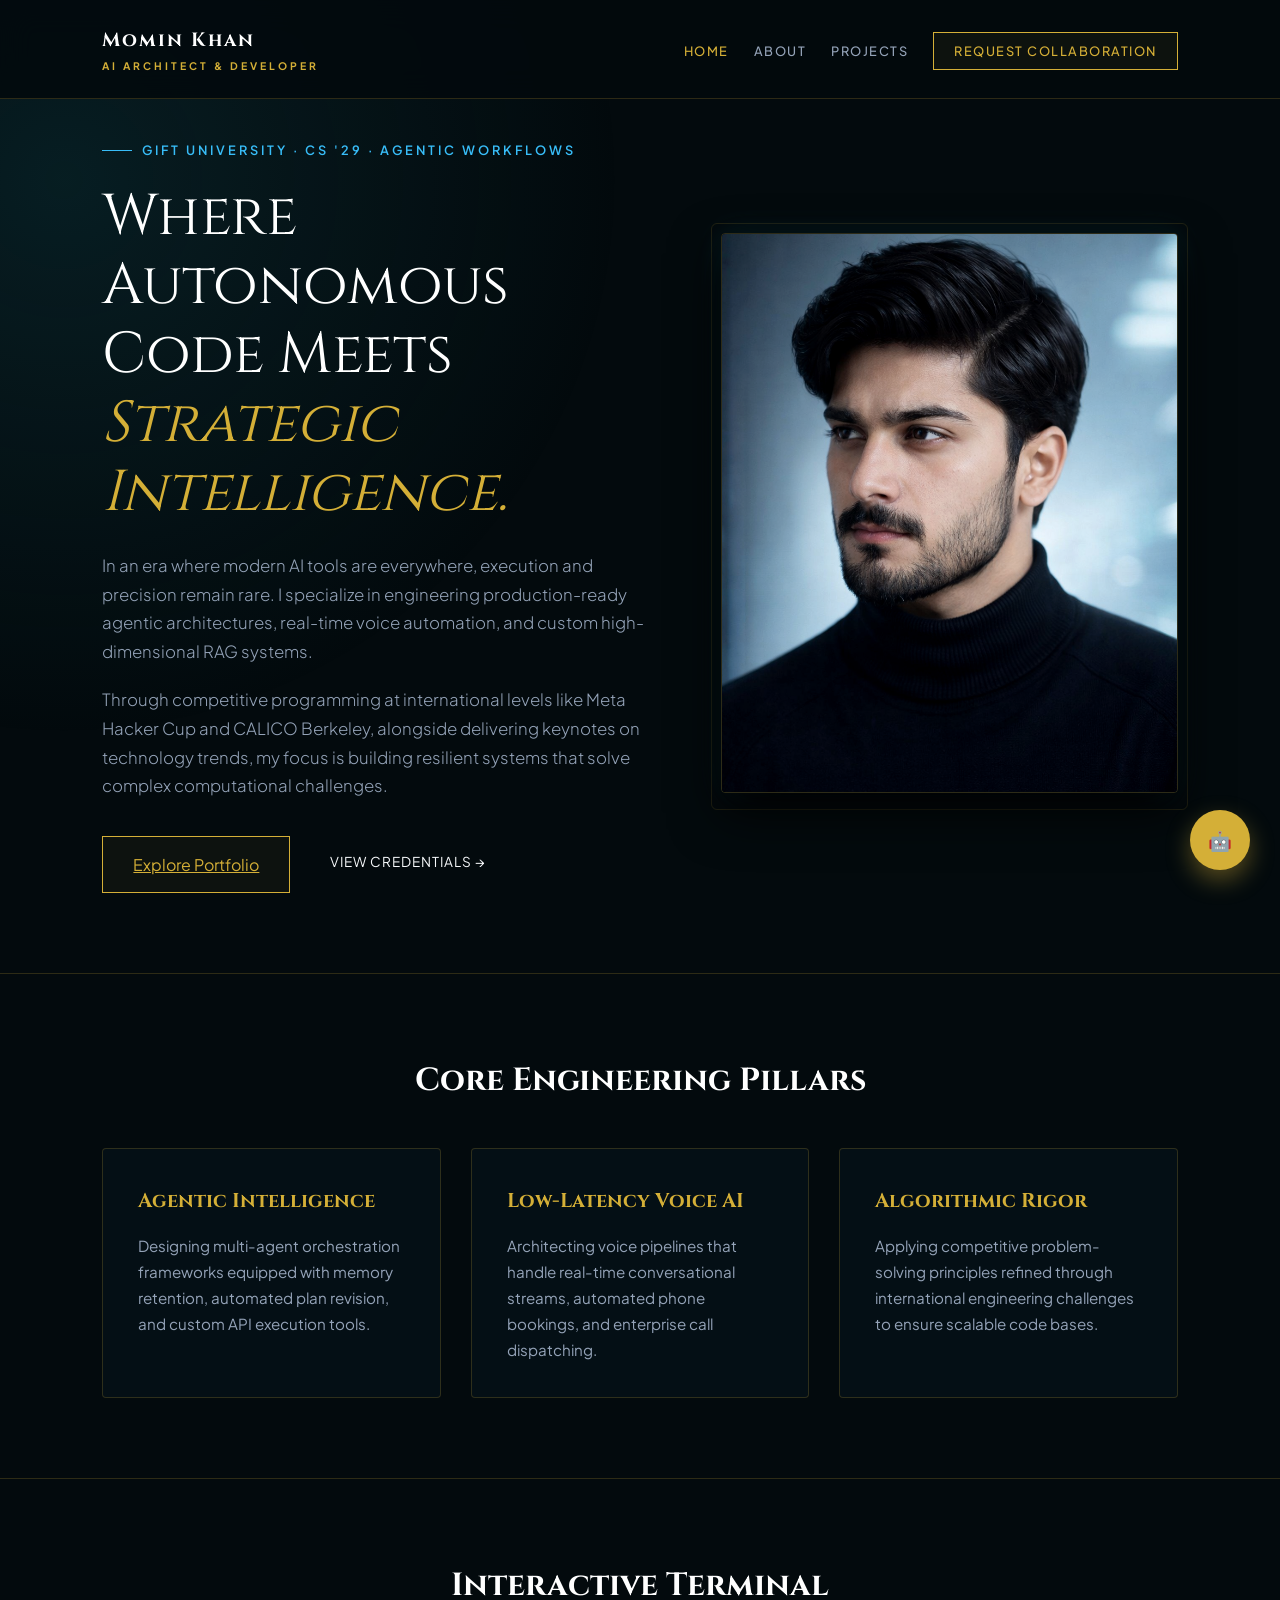
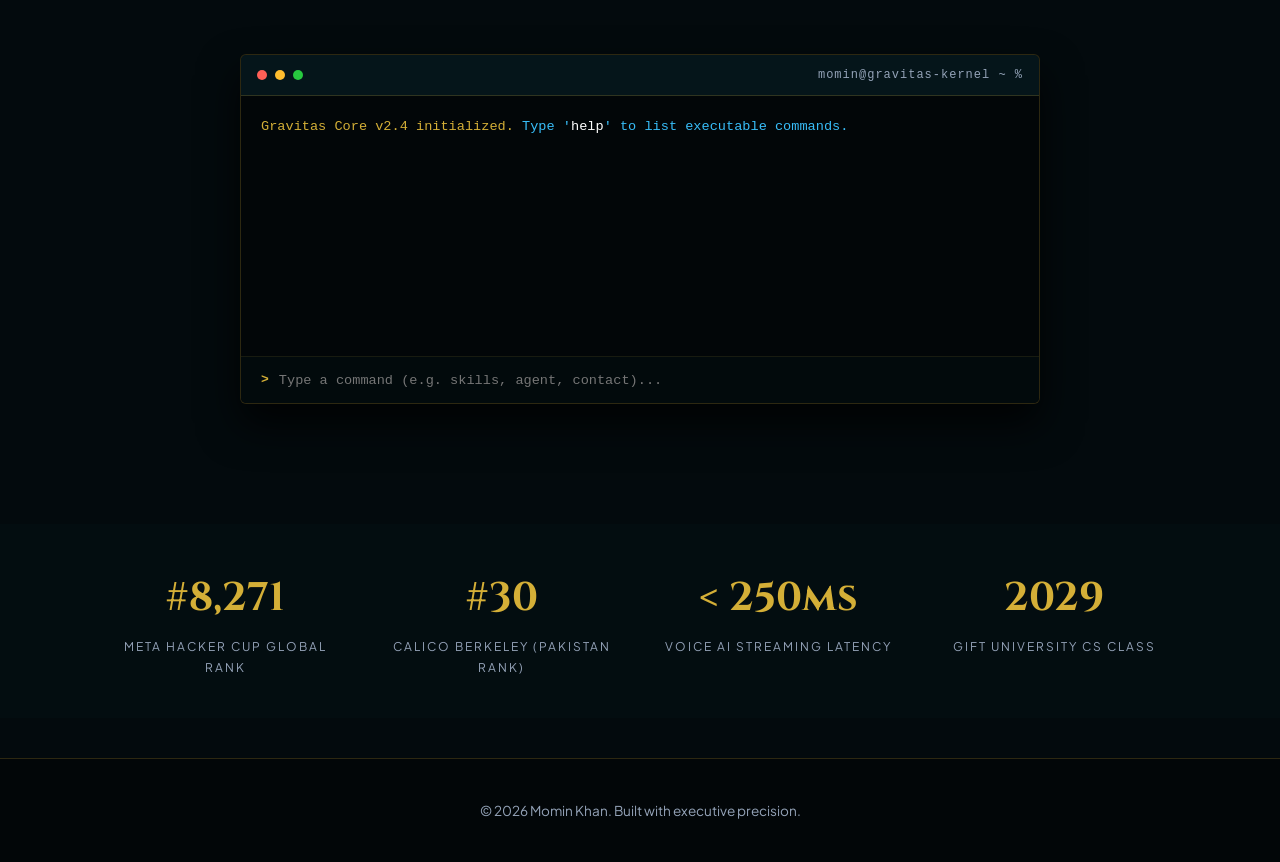
<file: index.html>
<!DOCTYPE html>
<html lang="en">

<head>
    <meta charset="UTF-8">
    <meta name="viewport" content="width=device-width, initial-scale=1.0">
    <title>Momin Khan | Autonomous Systems & AI Architecture</title>
    <link rel="stylesheet" href="style.css">
</head>

<body>

    <nav>
        <div class="logo">
            Momin Khan
            <span>AI ARCHITECT & DEVELOPER</span>
        </div>
        <ul>
            <li><a href="index.html" class="active">Home</a></li>
            <li><a href="about.html">About</a></li>
            <li><a href="projects.html">Projects</a></li>
            <li><a href="contact.html" class="nav-cta">Request Collaboration</a></li>
        </ul>
    </nav>

    <!-- Executive Split Hero -->
    <section class="hero-split">
        <div class="hero-text">
            <div class="sub-heading">GIFT UNIVERSITY · CS '29 · AGENTIC WORKFLOWS</div>
            <h1>Where Autonomous Code Meets <i>Strategic Intelligence.</i></h1>

            <p>
                In an era where modern AI tools are everywhere, execution and precision remain rare. I specialize in
                engineering production-ready agentic architectures, real-time voice automation, and custom
                high-dimensional RAG systems.
            </p>
            <p>
                Through competitive programming at international levels like Meta Hacker Cup and CALICO Berkeley,
                alongside delivering keynotes on technology trends, my focus is building resilient systems that solve
                complex computational challenges.
            </p>

            <div style="margin-top: 35px; display:flex; gap:20px;">
                <a href="projects.html" class="nav-cta" style="padding: 14px 30px;">Explore Portfolio</a>
                <a href="about.html"
                    style="color:var(--text-white); text-decoration:none; padding:14px 20px; font-size:0.85rem; letter-spacing:1px; text-transform:uppercase;">View
                    Credentials →</a>
            </div>
        </div>

        <!-- Portrait Container -->
        <div class="portrait-container">
            <img src="images/profile.jpg" alt="Momin Khan" class="portrait-frame">
        </div>
    </section>

    <!-- Core Pillars Section -->
    <section class="section-full">
        <h2 class="section-title">Core Engineering Pillars</h2>
        <div class="grid-3">
            <div class="executive-card">
                <h3>Agentic Intelligence</h3>
                <p>Designing multi-agent orchestration frameworks equipped with memory retention, automated plan
                    revision, and custom API execution tools.</p>
            </div>
            <div class="executive-card">
                <h3>Low-Latency Voice AI</h3>
                <p>Architecting voice pipelines that handle real-time conversational streams, automated phone bookings,
                    and enterprise call dispatching.</p>
            </div>
            <div class="executive-card">
                <h3>Algorithmic Rigor</h3>
                <p>Applying competitive problem-solving principles refined through international engineering challenges
                    to ensure scalable code bases.</p>
            </div>
        </div>
    </section>

    <!-- Interactive Executive Terminal -->
    <section class="section-full">
        <h2 class="section-title">Interactive Terminal</h2>
        <div
            style="max-width: 800px; margin: 0 auto; background: #020608; border: 1px solid var(--border-color); border-radius: 6px; overflow: hidden; box-shadow: 0 20px 40px rgba(0,0,0,0.8);">

            <!-- Terminal Header -->
            <div
                style="background: rgba(14, 59, 67, 0.3); padding: 10px 16px; border-bottom: 1px solid var(--border-color); display: flex; align-items: center; justify-content: space-between;">
                <div style="display: flex; gap: 8px;">
                    <span
                        style="width: 10px; height: 10px; background: #ff5f56; border-radius: 50%; display: inline-block;"></span>
                    <span
                        style="width: 10px; height: 10px; background: #ffbd2e; border-radius: 50%; display: inline-block;"></span>
                    <span
                        style="width: 10px; height: 10px; background: #27c93f; border-radius: 50%; display: inline-block;"></span>
                </div>
                <span
                    style="font-family: monospace; font-size: 0.75rem; color: var(--text-muted); letter-spacing: 1px;">momin@gravitas-kernel
                    ~ %</span>
            </div>

            <!-- Terminal Output Area -->
            <div id="terminal-body"
                style="padding: 20px; font-family: monospace; font-size: 0.85rem; height: 260px; overflow-y: auto; color: #38bdf8; line-height: 1.6;">
                <div><span style="color: var(--gold);">Gravitas Core v2.4 initialized.</span> Type '<span
                        style="color: #fff;">help</span>' to list executable commands.</div>
            </div>

            <!-- Terminal Input -->
            <div
                style="padding: 12px 20px; background: rgba(3, 10, 13, 0.9); border-top: 1px solid rgba(212, 175, 55, 0.1); display: flex; align-items: center; gap: 10px;">
                <span style="color: var(--gold); font-family: monospace; font-weight: bold;">&gt;</span>
                <input type="text" id="terminal-input" placeholder="Type a command (e.g. skills, agent, contact)..."
                    style="width: 100%; background: transparent; border: none; outline: none; color: #fff; font-family: monospace; font-size: 0.85rem;">
            </div>
        </div>
    </section>

    <!-- Executive Stats Bar -->
    <section
        style="border-y: 1px solid var(--border-color); background: rgba(6, 18, 24, 0.4); padding: 40px 8%; margin: 40px 0;">
        <div
            style="display: grid; grid-template-columns: repeat(auto-fit, minmax(200px, 1fr)); gap: 30px; text-align: center;">
            <div>
                <div style="font-family: 'Cinzel', serif; font-size: 2.5rem; color: var(--gold); font-weight: 700;">
                    #8,271</div>
                <div
                    style="font-size: 0.75rem; color: var(--text-muted); letter-spacing: 2px; text-transform: uppercase; margin-top: 5px;">
                    Meta Hacker Cup Global Rank</div>
            </div>
            <div>
                <div style="font-family: 'Cinzel', serif; font-size: 2.5rem; color: var(--gold); font-weight: 700;">#30
                </div>
                <div
                    style="font-size: 0.75rem; color: var(--text-muted); letter-spacing: 2px; text-transform: uppercase; margin-top: 5px;">
                    CALICO Berkeley (Pakistan Rank)</div>
            </div>
            <div>
                <div style="font-family: 'Cinzel', serif; font-size: 2.5rem; color: var(--gold); font-weight: 700;">&lt;
                    250ms</div>
                <div
                    style="font-size: 0.75rem; color: var(--text-muted); letter-spacing: 2px; text-transform: uppercase; margin-top: 5px;">
                    Voice AI Streaming Latency</div>
            </div>
            <div>
                <div style="font-family: 'Cinzel', serif; font-size: 2.5rem; color: var(--gold); font-weight: 700;">2029
                </div>
                <div
                    style="font-size: 0.75rem; color: var(--text-muted); letter-spacing: 2px; text-transform: uppercase; margin-top: 5px;">
                    GIFT University CS Class</div>
            </div>
        </div>
    </section>

    <footer>
        <p>&copy; 2026 Momin Khan. Built with executive precision.</p>
    </footer>

    <!-- Floating AI Chat Widget -->
    <div id="ai-chat-launcher" onclick="toggleChat()"
        style="position: fixed; bottom: 30px; right: 30px; background: var(--gold); color: #000; width: 60px; height: 60px; border-radius: 50%; display: flex; align-items: center; justify-content: center; cursor: pointer; box-shadow: 0 10px 25px rgba(212, 175, 55, 0.4); z-index: 1000; font-weight: bold; font-size: 1.2rem;">
        🤖
    </div>

    <div id="ai-chat-box"
        style="display: none; position: fixed; bottom: 100px; right: 30px; width: 360px; height: 480px; background: #030a0d; border: 1px solid var(--gold); border-radius: 8px; box-shadow: 0 20px 50px rgba(0,0,0,0.9); z-index: 1000; flex-direction: column; overflow: hidden;">

        <!-- Header -->
        <div
            style="background: rgba(14, 59, 67, 0.6); padding: 14px 18px; border-bottom: 1px solid var(--border-color); display: flex; justify-content: space-between; align-items: center;">
            <div style="display: flex; align-items: center; gap: 8px;">
                <span style="width: 8px; height: 8px; background: #27c93f; border-radius: 50%;"></span>
                <span style="color: #fff; font-size: 0.85rem; font-weight: 600; letter-spacing: 1px;">Momin AI Assistant
                    (RAG)</span>
            </div>
            <button onclick="toggleChat()"
                style="background: none; border: none; color: var(--text-muted); cursor: pointer; font-size: 1.1rem;">✕</button>
        </div>

        <!-- Messages Window -->
        <div id="chat-messages"
            style="flex-grow: 1; padding: 15px; overflow-y: auto; font-size: 0.85rem; display: flex; flex-direction: column; gap: 12px; color: #e2e8f0;">
            <div
                style="background: rgba(14, 59, 67, 0.3); border: 1px solid var(--border-color); padding: 10px 14px; border-radius: 6px; max-width: 85%;">
                Greetings. I am Momin's specialized RAG agent. Ask me anything about his architecture experience, voice
                AI projects, or availability.
            </div>
        </div>

        <!-- Input Area -->
        <div
            style="padding: 12px; border-top: 1px solid var(--border-color); display: flex; gap: 8px; background: rgba(3, 10, 13, 0.95);">
            <input type="text" id="chat-input" placeholder="Ask about RAG, Voice AI, or skills..."
                style="flex-grow: 1; background: rgba(255,255,255,0.05); border: 1px solid var(--border-color); color: #fff; padding: 10px; border-radius: 4px; outline: none; font-size: 0.8rem;"
                onkeydown="if(event.key==='Enter') sendMessage()">
            <button onclick="sendMessage()"
                style="background: var(--gold); color: #000; border: none; padding: 0 14px; border-radius: 4px; font-weight: bold; cursor: pointer;">➔</button>
        </div>
    </div>

    <!-- Scripts -->
    <script>
        // Terminal Logic
        const termInput = document.getElementById('terminal-input');
        const termBody = document.getElementById('terminal-body');

        const commands = {
            help: "Available commands: <span style='color:var(--gold);'>skills</span>, <span style='color:var(--gold);'>agent</span>, <span style='color:var(--gold);'>awards</span>, <span style='color:var(--gold);'>contact</span>, <span style='color:var(--gold);'>clear</span>",
            skills: "Core Tech Stack: Python | LangChain | FastAPI | Speech-to-Text | Vector DBs | PyTorch | React",
            agent: "[Agent Status]: Executing task memory validation... Multi-agent orchestration operational (Latency: 142ms).",
            awards: "Distinctions: Meta Hacker Cup Round 1 (#8271) | CALICO Berkeley Bronze Brick (#30 PK) | NASA Space Apps Solver",
            contact: "Direct Line: singularitytabraizkhan@gmail.com | LinkedIn: khan-momin-khan"
        };

        termInput.addEventListener('keydown', (e) => {
            if (e.key === 'Enter') {
                const cmd = termInput.value.trim().toLowerCase();
                termInput.value = '';

                if (!cmd) return;

                const line = document.createElement('div');
                line.style.margin = "6px 0";

                if (cmd === 'clear') {
                    termBody.innerHTML = '<div><span style="color: var(--gold);">Gravitas Core v2.4 initialized.</span> Type \'<span style="color: #fff;">help</span>\' to list executable commands.</div>';
                    return;
                }

                if (commands[cmd]) {
                    line.innerHTML = `<span style="color:var(--gold);">&gt; ${cmd}</span><br><span style="color:#f8fafc;">${commands[cmd]}</span>`;
                } else {
                    line.innerHTML = `<span style="color:var(--gold);">&gt; ${cmd}</span><br><span style="color:#ef4444;">Command not recognized. Type 'help' for available commands.</span>`;
                }

                termBody.appendChild(line);
                termBody.scrollTop = termBody.scrollHeight;
            }
        });

        // Mouse Spotlight Tracker
        document.querySelectorAll('.executive-card, .portrait-container').forEach(card => {
            card.addEventListener('mousemove', e => {
                const rect = card.getBoundingClientRect();
                const x = e.clientX - rect.left;
                const y = e.clientY - rect.top;
                card.style.setProperty('--mouse-x', `${x}px`);
                card.style.setProperty('--mouse-y', `${y}px`);
            });
        });

        // AI Chatbot Logic
        function toggleChat() {
            const box = document.getElementById('ai-chat-box');
            box.style.display = box.style.display === 'none' || box.style.display === '' ? 'flex' : 'none';
        }

        function getRAGContextResponse(query) {
            const q = query.toLowerCase();

            if (
                q.includes('skill') ||
                q.includes('skills') ||
                q.includes('stack') ||
                q.includes('technology') ||
                q.includes('technologies') ||
                q.includes('python') ||
                q.includes('java')
            ) {
                return "Momin's technical skills include Python, Java, HTML, web development, Object-Oriented Programming, Data Structures and Algorithms, Artificial Intelligence, computer networks, AI chatbots, agentic systems, automation, and calling agents.";
            }

            if (
                q.includes('ai') ||
                q.includes('artificial intelligence') ||
                q.includes('chatbot') ||
                q.includes('agent') ||
                q.includes('automation')
            ) {
                return "Momin is an AI Developer and Agentic AI Builder focused on creating AI-powered chatbots, intelligent applications, automation systems, agentic workflows, and real-world AI solutions.";
            }

            if (
                q.includes('project') ||
                q.includes('projects') ||
                q.includes('built') ||
                q.includes('build')
            ) {
                return "Momin has worked on multiple AI and software projects, including AI chatbots, RAG-based applications, intelligent assistants, automation systems, websites, and other AI-powered applications. His portfolio showcases selected projects and their technologies.";
            }

            if (
                q.includes('rag') ||
                q.includes('retrieval') ||
                q.includes('vector') ||
                q.includes('knowledge base')
            ) {
                return "Momin has experience building RAG-based AI applications using technologies such as embeddings, vector databases, document processing, and large language models to create intelligent systems that can retrieve information and generate contextual responses.";
            }

            if (
                q.includes('achievement') ||
                q.includes('achievements') ||
                q.includes('award') ||
                q.includes('hackathon') ||
                q.includes('nasa') ||
                q.includes('claude') ||
                q.includes('meta') ||
                q.includes('calico')
            ) {
                return "Momin's achievements include being recognized as a NASA Space Apps Galactic Problem Solver, participating in the Berkeley CALICO Spring 2026 competition with Team Gravitas, participating in Meta Hacker Cup Round One, completing Claude 101 through Anthropic Academy, and speaking as a guest on iCodeGuru and other online platforms.";
            }

            if (
                q.includes('education') ||
                q.includes('university') ||
                q.includes('gift') ||
                q.includes('degree') ||
                q.includes('bscs') ||
                q.includes('computer science')
            ) {
                return "Momin is pursuing a Bachelor of Science in Computer Science at GIFT University in Pakistan. He started his BSCS in 2025 and is expected to graduate in 2029.";
            }

            if (
                q.includes('business') ||
                q.includes('entrepreneur') ||
                q.includes('entrepreneurship') ||
                q.includes('retail')
            ) {
                return "Momin has an entrepreneurial background. At 19, he started and operated a retail business, gaining hands-on experience with customers, investment, sales, risk, and business decisions. He later shifted his primary focus toward Artificial Intelligence and technology.";
            }

            if (
                q.includes('content') ||
                q.includes('youtube') ||
                q.includes('instagram') ||
                q.includes('tiktok') ||
                q.includes('social media')
            ) {
                return "Momin creates AI and technology content on YouTube, Instagram, and TikTok, sharing AI updates, emerging technologies, and developments from major technology companies and the broader AI industry.";
            }

            if (
                q.includes('speaker') ||
                q.includes('teaching') ||
                q.includes('educator') ||
                q.includes('course') ||
                q.includes('pak angels')
            ) {
                return "Momin is also involved in technology education and community activities. He has participated as a guest speaker on iCodeGuru and online platforms and currently moderates a Generative AI course for Pak Angels.";
            }

            if (
                q.includes('contact') ||
                q.includes('email') ||
                q.includes('reach') ||
                q.includes('hire') ||
                q.includes('collaborate') ||
                q.includes('collaboration')
            ) {
                return "You can contact Momin at singularitytabraizkhan@gmail.com. He is open to professional opportunities, collaborations, networking, freelance projects, and AI-related business opportunities.";
            }

            if (
                q.includes('github') ||
                q.includes('code') ||
                q.includes('linkedin')
            ) {
                return "Momin's work and professional profile can be explored through his GitHub and LinkedIn profiles. His GitHub username is tabraiz-2005 and his LinkedIn profile is under Khan Momin Khan.";
            }

            return "Momin Khan is an AI Developer, Agentic AI Builder, and Computer Science student focused on building practical AI-powered systems. He works with AI chatbots, RAG applications, agentic systems, automation, web development, and other emerging AI technologies. Ask me about his skills, projects, education, achievements, business background, or how to contact him.";
        }

        function sendMessage() {
            const input = document.getElementById('chat-input');
            const msg = input.value.trim();
            if (!msg) return;

            const container = document.getElementById('chat-messages');

            // Add User Message
            const userDiv = document.createElement('div');
            userDiv.style.cssText = "align-self: flex-end; background: var(--gold); color: #000; font-weight: 500; padding: 10px 14px; border-radius: 6px; max-width: 85%;";
            userDiv.innerText = msg;
            container.appendChild(userDiv);

            input.value = '';
            container.scrollTop = container.scrollHeight;

            // Thinking State
            const botDiv = document.createElement('div');
            botDiv.style.cssText = "align-self: flex-start; background: rgba(14, 59, 67, 0.3); border: 1px solid var(--border-color); padding: 10px 14px; border-radius: 6px; max-width: 85%;";
            botDiv.innerText = "Querying RAG knowledge store...";
            container.appendChild(botDiv);
            container.scrollTop = container.scrollHeight;

            // Generate Answer
            setTimeout(() => {
                botDiv.innerText = getRAGContextResponse(msg);
                container.scrollTop = container.scrollHeight;
            }, 400);
        }
    </script>

</body>

</html>
</file>
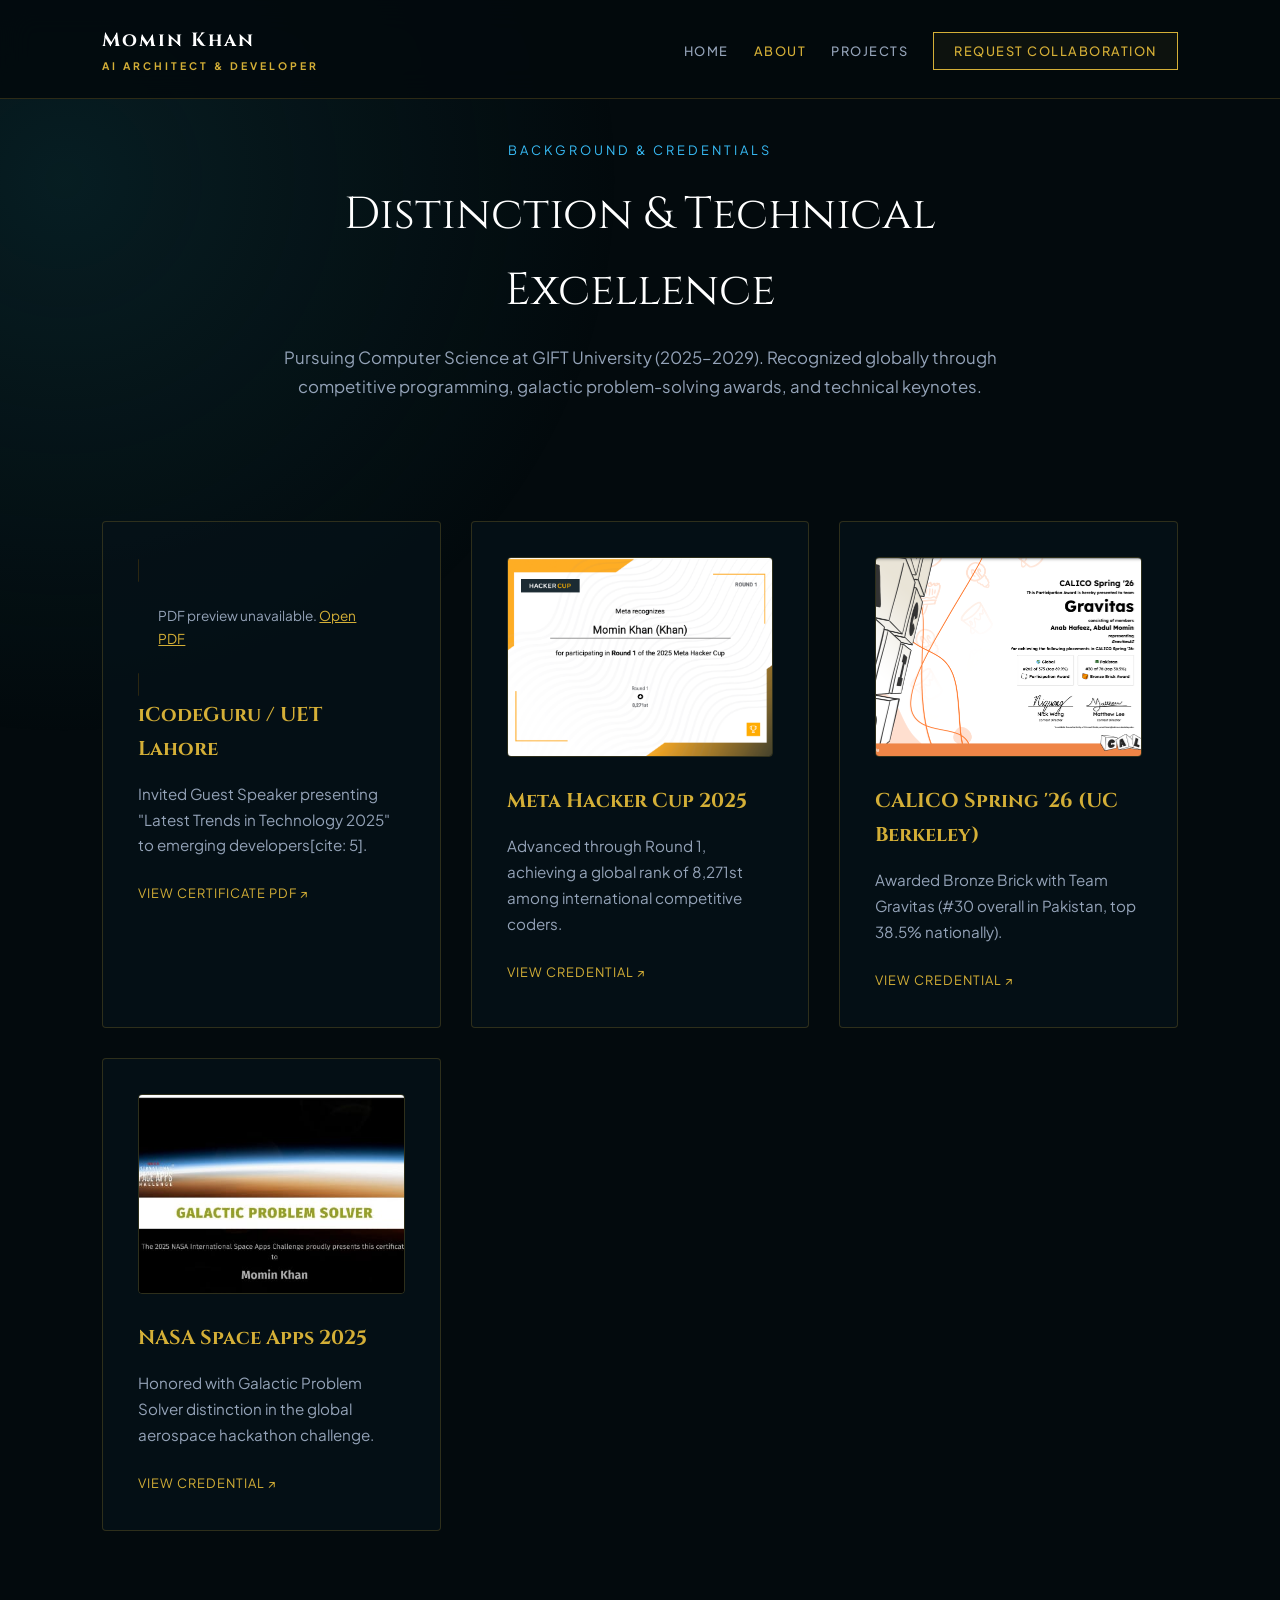
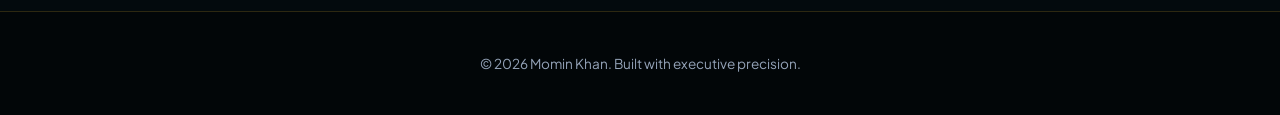
<file: about.html>
<!DOCTYPE html>
<html lang="en">

<head>
    <meta charset="UTF-8">
    <meta name="viewport" content="width=device-width, initial-scale=1.0">
    <title>About & Credentials | Momin Khan</title>
    <link rel="stylesheet" href="style.css">
</head>

<body>

    <nav>
        <div class="logo">
            Momin Khan
            <span>AI ARCHITECT & DEVELOPER</span>
        </div>
        <ul>
            <li><a href="index.html">Home</a></li>
            <li><a href="about.html" class="active">About</a></li>
            <li><a href="projects.html">Projects</a></li>
            <li><a href="contact.html" class="nav-cta">Request Collaboration</a></li>
        </ul>
    </nav>

    <div style="padding-top: 140px; text-align: center; max-width: 800px; margin: 0 auto 40px;">
        <div class="sub-heading"
            style="justify-content: center; color: #38bdf8; font-size: 0.8rem; letter-spacing: 3px; text-transform: uppercase; margin-bottom: 15px;">
            BACKGROUND & CREDENTIALS</div>
        <h1 style="font-family: 'Cinzel', serif; font-size: 2.8rem; font-weight: 400; color: #fff;">Distinction &
            Technical Excellence</h1>
        <p style="color: var(--text-muted); font-size: 1.05rem; margin-top: 15px;">
            Pursuing Computer Science at GIFT University (2025–2029). Recognized globally through competitive
            programming, galactic problem-solving awards, and technical keynotes.
        </p>
    </div>

    <section class="section-full" style="border-top: none;">
        <div class="grid-3">

            <!-- iCodeGuru Speaker -->
            <div class="executive-card">
                <object data="images/Momin_Khan_Certificate.pdf" type="application/pdf"
                    style="width:100%; height:200px; border-radius:4px; margin-bottom:20px; border:1px solid var(--border-color); background:#020608;">
                    <p style="padding: 20px; color: var(--text-muted); font-size:0.85rem;">PDF preview unavailable. <a
                            href="images/Momin_Khan_Certificate.pdf" target="_blank" style="color:var(--gold);">Open
                            PDF</a></p>
                </object>
                <h3>iCodeGuru / UET Lahore</h3>
                <p>Invited Guest Speaker presenting "Latest Trends in Technology 2025" to emerging developers[cite: 5].
                </p>
                <div style="margin-top: 20px;">
                    <a href="images/Momin_Khan_Certificate.pdf" target="_blank"
                        style="color:var(--gold); text-decoration:none; font-size:0.8rem; letter-spacing:1px; text-transform:uppercase;">View
                        Certificate PDF ↗</a>
                </div>
            </div>

            <!-- Meta Hacker Cup -->
            <div class="executive-card">
                <img src="images/cert-meta.jpg" alt="Meta Hacker Cup"
                    style="width:100%; height:200px; object-fit:cover; border-radius:4px; margin-bottom:20px; border:1px solid var(--border-color);">
                <h3>Meta Hacker Cup 2025</h3>
                <p>Advanced through Round 1, achieving a global rank of 8,271st among international competitive coders.
                </p>
                <div style="margin-top: 20px;">
                    <a href="images/cert-meta.jpg" target="_blank"
                        style="color:var(--gold); text-decoration:none; font-size:0.8rem; letter-spacing:1px; text-transform:uppercase;">View
                        Credential ↗</a>
                </div>
            </div>

            <!-- CALICO Berkeley -->
            <div class="executive-card">
                <img src="images/cert-calico.jpg" alt="CALICO Berkeley"
                    style="width:100%; height:200px; object-fit:cover; border-radius:4px; margin-bottom:20px; border:1px solid var(--border-color);">
                <h3>CALICO Spring '26 (UC Berkeley)</h3>
                <p>Awarded Bronze Brick with Team Gravitas (#30 overall in Pakistan, top 38.5% nationally).</p>
                <div style="margin-top: 20px;">
                    <a href="images/cert-calico.jpg" target="_blank"
                        style="color:var(--gold); text-decoration:none; font-size:0.8rem; letter-spacing:1px; text-transform:uppercase;">View
                        Credential ↗</a>
                </div>
            </div>

            <!-- NASA Space Apps -->
            <div class="executive-card">
                <img src="images/cert-nasa.jpg" alt="NASA Space Apps"
                    style="width:100%; height:200px; object-fit:cover; border-radius:4px; margin-bottom:20px; border:1px solid var(--border-color);">
                <h3>NASA Space Apps 2025</h3>
                <p>Honored with Galactic Problem Solver distinction in the global aerospace hackathon challenge.</p>
                <div style="margin-top: 20px;">
                    <a href="images/cert-nasa.jpg" target="_blank"
                        style="color:var(--gold); text-decoration:none; font-size:0.8rem; letter-spacing:1px; text-transform:uppercase;">View
                        Credential ↗</a>
                </div>
            </div>

        </div>
    </section>

    <footer>
        <p>&copy; 2026 Momin Khan. Built with executive precision.</p>
    </footer>

</body>

</html>
</file>
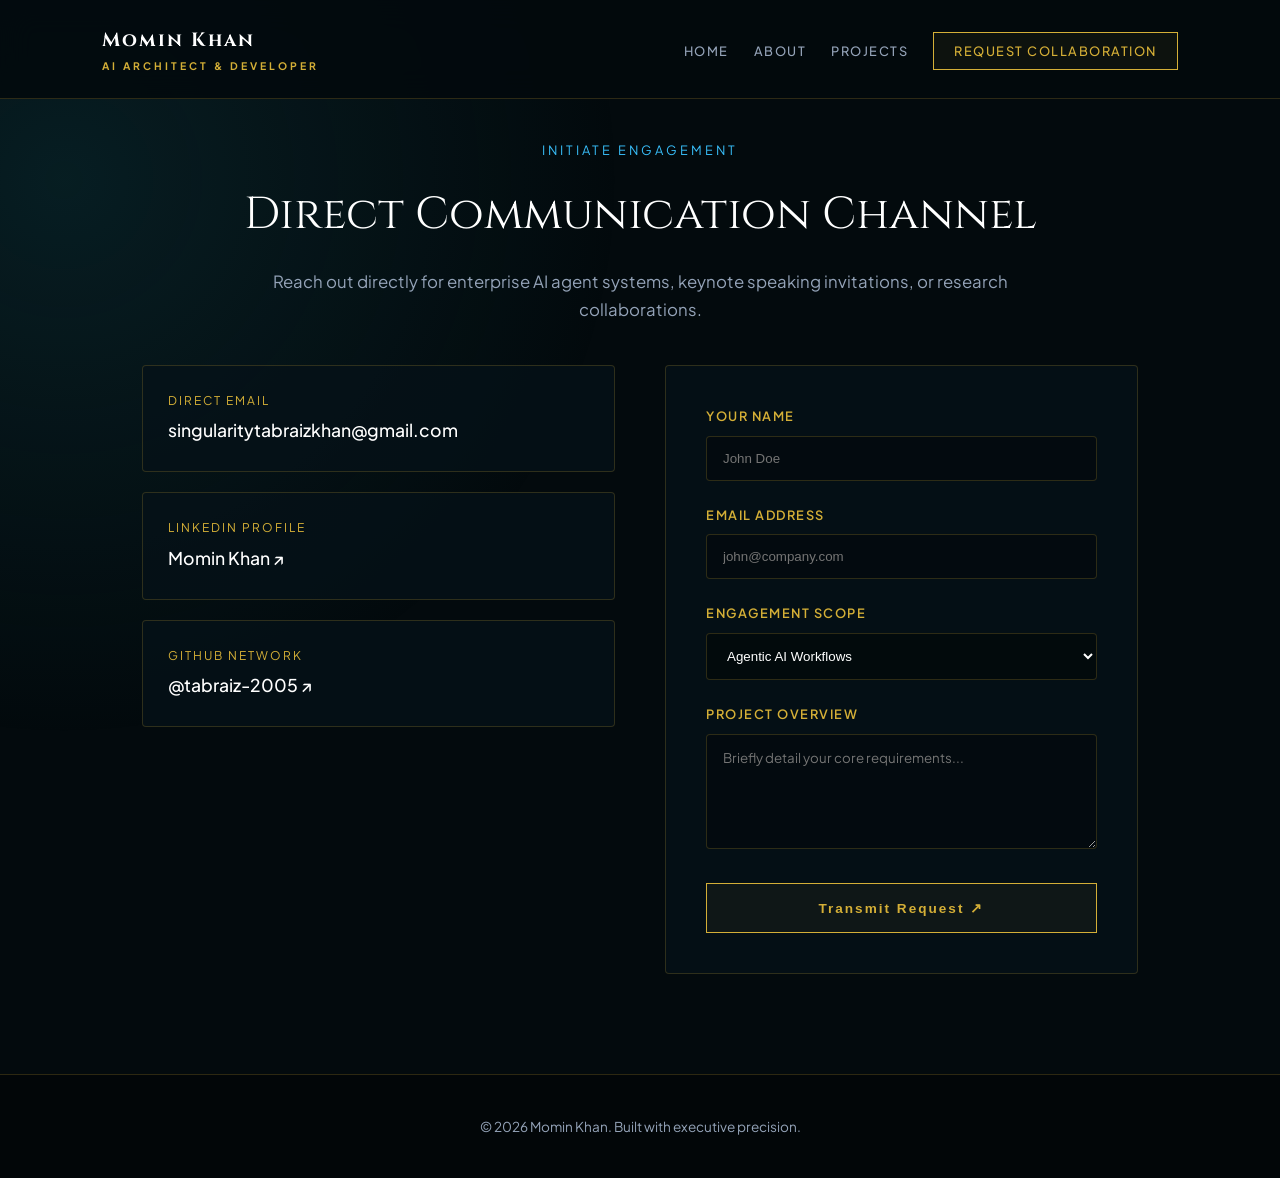
<file: contact.html>
<!DOCTYPE html>
<html lang="en">

<head>
    <meta charset="UTF-8">
    <meta name="viewport" content="width=device-width, initial-scale=1.0">
    <title>Contact & Inquiries | Momin Khan</title>
    <link rel="stylesheet" href="style.css">
</head>

<body>

    <nav>
        <div class="logo">
            Momin Khan
            <span>AI ARCHITECT & DEVELOPER</span>
        </div>
        <ul>
            <li><a href="index.html">Home</a></li>
            <li><a href="about.html">About</a></li>
            <li><a href="projects.html">Projects</a></li>
            <li><a href="contact.html" class="active nav-cta">Request Collaboration</a></li>
        </ul>
    </nav>

    <div style="padding-top: 140px; text-align: center; max-width: 800px; margin: 0 auto 40px;">
        <div class="sub-heading"
            style="justify-content: center; color: #38bdf8; font-size: 0.8rem; letter-spacing: 3px; text-transform: uppercase; margin-bottom: 15px;">
            INITIATE ENGAGEMENT</div>
        <h1 style="font-family: 'Cinzel', serif; font-size: 2.8rem; font-weight: 400; color: #fff;">Direct Communication
            Channel</h1>
        <p style="color: var(--text-muted); font-size: 1.05rem; margin-top: 15px;">
            Reach out directly for enterprise AI agent systems, keynote speaking invitations, or research
            collaborations.
        </p>
    </div>

    <section style="padding: 0 8% 100px; max-width: 1200px; margin: 0 auto;">
        <div
            style="display: grid; grid-template-columns: repeat(auto-fit, minmax(320px, 1fr)); gap: 50px; align-items: start;">

            <!-- Direct Info -->
            <div>
                <div
                    style="border: 1px solid var(--border-color); background: var(--card-bg); padding: 25px; border-radius: 4px; margin-bottom: 20px;">
                    <div
                        style="font-size: 0.75rem; color: var(--gold); letter-spacing: 2px; text-transform: uppercase;">
                        Direct Email</div>
                    <a href="mailto:singularitytabraizkhan@gmail.com"
                        style="color:#fff; font-size: 1.1rem; text-decoration:none; margin-top: 5px; display:block; font-weight: 500;">singularitytabraizkhan@gmail.com</a>
                </div>

                <div
                    style="border: 1px solid var(--border-color); background: var(--card-bg); padding: 25px; border-radius: 4px; margin-bottom: 20px;">
                    <div
                        style="font-size: 0.75rem; color: var(--gold); letter-spacing: 2px; text-transform: uppercase;">
                        LinkedIn Profile</div>
                    <a href="https://www.linkedin.com/in/khan-momin-khan/" target="_blank"
                        style="color:#fff; font-size: 1.1rem; text-decoration:none; margin-top: 5px; display:block; font-weight: 500;">Momin
                        Khan ↗</a>
                </div>

                <div
                    style="border: 1px solid var(--border-color); background: var(--card-bg); padding: 25px; border-radius: 4px;">
                    <div
                        style="font-size: 0.75rem; color: var(--gold); letter-spacing: 2px; text-transform: uppercase;">
                        GitHub Network</div>
                    <a href="https://github.com/tabraiz-2005" target="_blank"
                        style="color:#fff; font-size: 1.1rem; text-decoration:none; margin-top: 5px; display:block; font-weight: 500;">@tabraiz-2005
                        ↗</a>
                </div>
            </div>

            <!-- Form Container -->
            <div
                style="border: 1px solid var(--border-color); background: var(--card-bg); padding: 40px; border-radius: 4px;">
                <form action="https://api.web3forms.com/submit" method="POST"
                    style="display: flex; flex-direction: column; gap: 24px;">

                    <!-- Web3Forms Access Key -->
                    <input type="hidden" name="access_key" value="319a8388-d530-4e47-8226-1e4d8ac68231">

                    <!-- Subject Customization -->
                    <input type="hidden" name="subject" value="New Portfolio Collaboration Request">

                    <div class="form-group" style="display: flex; flex-direction: column; gap: 8px; margin: 0;">
                        <label
                            style="font-size: 0.8rem; color: var(--gold); letter-spacing: 1.5px; text-transform: uppercase; font-weight: 600;">Your
                            Name</label>
                        <input type="text" name="name" placeholder="John Doe" required
                            style="width: 100%; padding: 14px 16px; background: rgba(3, 10, 13, 0.7); border: 1px solid var(--border-color); color: #fff; border-radius: 4px; outline: none;">
                    </div>

                    <div class="form-group" style="display: flex; flex-direction: column; gap: 8px; margin: 0;">
                        <label
                            style="font-size: 0.8rem; color: var(--gold); letter-spacing: 1.5px; text-transform: uppercase; font-weight: 600;">Email
                            Address</label>
                        <input type="email" name="email" placeholder="john@company.com" required
                            style="width: 100%; padding: 14px 16px; background: rgba(3, 10, 13, 0.7); border: 1px solid var(--border-color); color: #fff; border-radius: 4px; outline: none;">
                    </div>

                    <div class="form-group" style="display: flex; flex-direction: column; gap: 8px; margin: 0;">
                        <label
                            style="font-size: 0.8rem; color: var(--gold); letter-spacing: 1.5px; text-transform: uppercase; font-weight: 600;">Engagement
                            Scope</label>
                        <select name="engagement_scope"
                            style="width: 100%; padding: 14px 16px; background: rgba(3, 10, 13, 0.9); border: 1px solid var(--border-color); color: #fff; border-radius: 4px; outline: none; cursor: pointer;">
                            <option value="Agentic AI Workflows">Agentic AI Workflows</option>
                            <option value="Voice AI Automation">Voice AI Automation</option>
                            <option value="Enterprise RAG Systems">Enterprise RAG Systems</option>
                            <option value="Keynote / Guest Speaking">Keynote / Guest Speaking</option>
                        </select>
                    </div>

                    <div class="form-group" style="display: flex; flex-direction: column; gap: 8px; margin: 0;">
                        <label
                            style="font-size: 0.8rem; color: var(--gold); letter-spacing: 1.5px; text-transform: uppercase; font-weight: 600;">Project
                            Overview</label>
                        <textarea name="message" rows="5" placeholder="Briefly detail your core requirements..."
                            required
                            style="width: 100%; padding: 14px 16px; background: rgba(3, 10, 13, 0.7); border: 1px solid var(--border-color); color: #fff; border-radius: 4px; outline: none; resize: vertical; font-family: inherit;"></textarea>
                    </div>

                    <button type="submit" class="nav-cta"
                        style="width: 100%; padding: 16px; cursor: pointer; text-align: center; font-size: 0.85rem; letter-spacing: 2px; font-weight: 600; margin-top: 10px;">Transmit
                        Request ↗</button>

                </form>
            </div>

        </div>
    </section>

    <footer>
        <p>&copy; 2026 Momin Khan. Built with executive precision.</p>
    </footer>

</body>

</html>
</file>
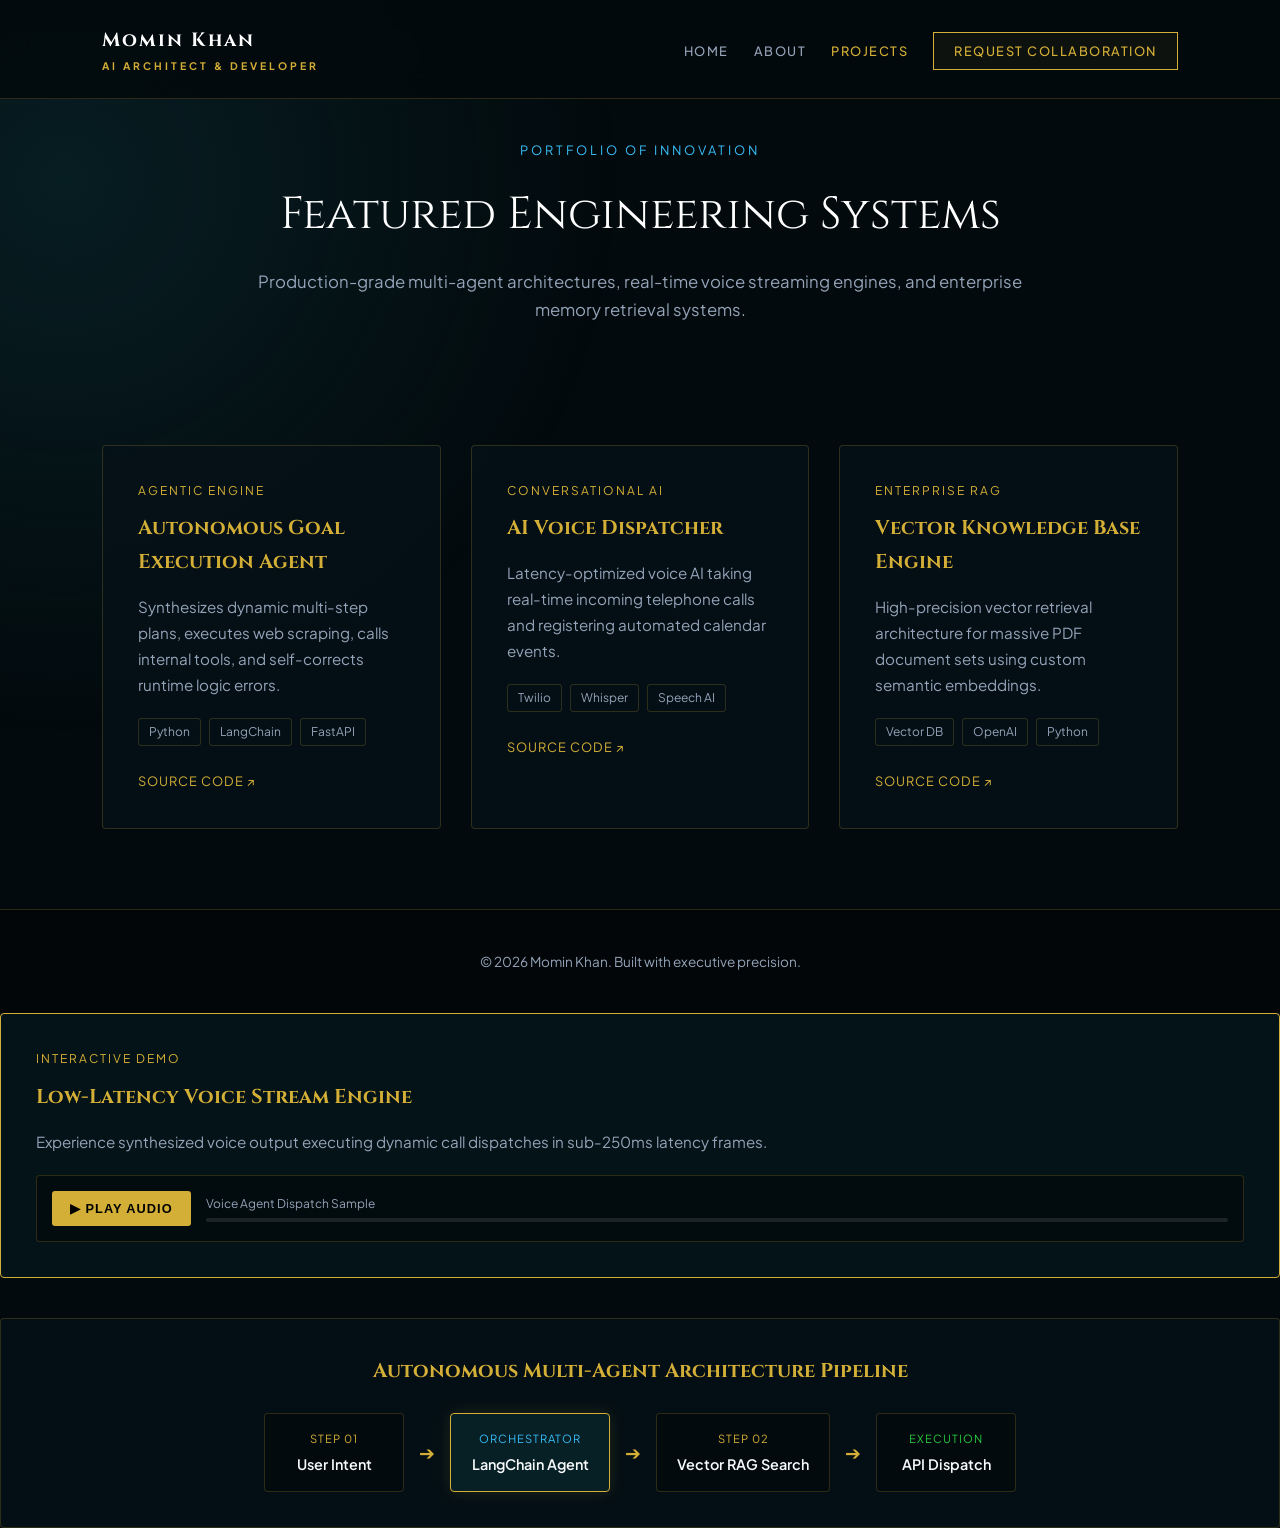
<file: projects.html>
<!DOCTYPE html>
<html lang="en">

<head>
    <meta charset="UTF-8">
    <meta name="viewport" content="width=device-width, initial-scale=1.0">
    <title>Projects | Momin Khan</title>
    <link rel="stylesheet" href="style.css">
</head>

<body>

    <nav>
        <div class="logo">
            Momin Khan
            <span>AI ARCHITECT & DEVELOPER</span>
        </div>
        <ul>
            <li><a href="index.html">Home</a></li>
            <li><a href="about.html">About</a></li>
            <li><a href="projects.html" class="active">Projects</a></li>
            <li><a href="contact.html" class="nav-cta">Request Collaboration</a></li>
        </ul>
    </nav>

    <div style="padding-top: 140px; text-align: center; max-width: 800px; margin: 0 auto 40px;">
        <div class="sub-heading"
            style="justify-content: center; color: #38bdf8; font-size: 0.8rem; letter-spacing: 3px; text-transform: uppercase; margin-bottom: 15px;">
            PORTFOLIO OF INNOVATION</div>
        <h1 style="font-family: 'Cinzel', serif; font-size: 2.8rem; font-weight: 400; color: #fff;">Featured Engineering
            Systems</h1>
        <p style="color: var(--text-muted); font-size: 1.05rem; margin-top: 15px;">
            Production-grade multi-agent architectures, real-time voice streaming engines, and enterprise memory
            retrieval systems.
        </p>
    </div>

    <section class="section-full" style="border-top: none;">
        <div class="grid-3">

            <div class="executive-card">
                <div
                    style="font-size: 0.75rem; color: var(--gold); letter-spacing: 2px; text-transform: uppercase; margin-bottom: 10px;">
                    AGENTIC ENGINE</div>
                <h3>Autonomous Goal Execution Agent</h3>
                <p>Synthesizes dynamic multi-step plans, executes web scraping, calls internal tools, and self-corrects
                    runtime logic errors.</p>
                <div style="margin: 20px 0; display:flex; gap:8px; flex-wrap:wrap;">
                    <span
                        style="font-size:0.75rem; border:1px solid var(--border-color); padding:3px 10px; border-radius:3px; color:var(--text-muted);">Python</span>
                    <span
                        style="font-size:0.75rem; border:1px solid var(--border-color); padding:3px 10px; border-radius:3px; color:var(--text-muted);">LangChain</span>
                    <span
                        style="font-size:0.75rem; border:1px solid var(--border-color); padding:3px 10px; border-radius:3px; color:var(--text-muted);">FastAPI</span>
                </div>
                <a href="https://github.com/tabraiz-2005" target="_blank"
                    style="color:var(--gold); text-decoration:none; font-size:0.8rem; letter-spacing:1px; text-transform:uppercase;">Source
                    Code ↗</a>
            </div>

            <div class="executive-card">
                <div
                    style="font-size: 0.75rem; color: var(--gold); letter-spacing: 2px; text-transform: uppercase; margin-bottom: 10px;">
                    CONVERSATIONAL AI</div>
                <h3>AI Voice Dispatcher</h3>
                <p>Latency-optimized voice AI taking real-time incoming telephone calls and registering automated
                    calendar events.</p>
                <div style="margin: 20px 0; display:flex; gap:8px; flex-wrap:wrap;">
                    <span
                        style="font-size:0.75rem; border:1px solid var(--border-color); padding:3px 10px; border-radius:3px; color:var(--text-muted);">Twilio</span>
                    <span
                        style="font-size:0.75rem; border:1px solid var(--border-color); padding:3px 10px; border-radius:3px; color:var(--text-muted);">Whisper</span>
                    <span
                        style="font-size:0.75rem; border:1px solid var(--border-color); padding:3px 10px; border-radius:3px; color:var(--text-muted);">Speech
                        AI</span>
                </div>
                <a href="https://github.com/tabraiz-2005" target="_blank"
                    style="color:var(--gold); text-decoration:none; font-size:0.8rem; letter-spacing:1px; text-transform:uppercase;">Source
                    Code ↗</a>
            </div>

            <div class="executive-card">
                <div
                    style="font-size: 0.75rem; color: var(--gold); letter-spacing: 2px; text-transform: uppercase; margin-bottom: 10px;">
                    ENTERPRISE RAG</div>
                <h3>Vector Knowledge Base Engine</h3>
                <p>High-precision vector retrieval architecture for massive PDF document sets using custom semantic
                    embeddings.</p>
                <div style="margin: 20px 0; display:flex; gap:8px; flex-wrap:wrap;">
                    <span
                        style="font-size:0.75rem; border:1px solid var(--border-color); padding:3px 10px; border-radius:3px; color:var(--text-muted);">Vector
                        DB</span>
                    <span
                        style="font-size:0.75rem; border:1px solid var(--border-color); padding:3px 10px; border-radius:3px; color:var(--text-muted);">OpenAI</span>
                    <span
                        style="font-size:0.75rem; border:1px solid var(--border-color); padding:3px 10px; border-radius:3px; color:var(--text-muted);">Python</span>
                </div>
                <a href="https://github.com/tabraiz-2005" target="_blank"
                    style="color:var(--gold); text-decoration:none; font-size:0.8rem; letter-spacing:1px; text-transform:uppercase;">Source
                    Code ↗</a>
            </div>

        </div>
    </section>

    <footer>
        <p>&copy; 2026 Momin Khan. Built with executive precision.</p>
    </footer>

    <!-- Voice AI Interactive Sampler Card -->
    <div class="executive-card" style="border: 1px solid var(--gold); background: rgba(14, 59, 67, 0.2);">
        <div
            style="font-size: 0.75rem; color: var(--gold); letter-spacing: 2px; text-transform: uppercase; margin-bottom: 10px;">
            INTERACTIVE DEMO</div>
        <h3>Low-Latency Voice Stream Engine</h3>
        <p style="margin-bottom: 20px;">Experience synthesized voice output executing dynamic call dispatches in
            sub-250ms latency frames.</p>

        <div
            style="background: rgba(3, 10, 13, 0.8); border: 1px solid var(--border-color); padding: 15px; border-radius: 4px; display: flex; align-items: center; justify-content: space-between; gap: 15px;">
            <button id="audio-play-btn" onclick="toggleAudio()"
                style="background: var(--gold); color: #000; border: none; padding: 10px 18px; font-weight: 700; border-radius: 3px; cursor: pointer; font-size: 0.8rem; letter-spacing: 1px; text-transform: uppercase;">
                ▶ Play Audio
            </button>
            <div style="flex-grow: 1;">
                <div style="font-size: 0.75rem; color: var(--text-muted); margin-bottom: 4px;">Voice Agent Dispatch
                    Sample</div>
                <div
                    style="width: 100%; height: 4px; background: rgba(255,255,255,0.1); border-radius: 2px; overflow: hidden;">
                    <div id="audio-progress"
                        style="width: 0%; height: 100%; background: var(--gold); transition: width 0.1s linear;"></div>
                </div>
            </div>
        </div>

        <audio id="demo-audio" src="https://www.w3schools.com/html/horse.mp3" onended="resetAudio()"></audio>
    </div>

    <script>
        const audio = document.getElementById('demo-audio');
        const playBtn = document.getElementById('audio-play-btn');
        const progressBar = document.getElementById('audio-progress');

        function toggleAudio() {
            if (audio.paused) {
                audio.play();
                playBtn.innerText = '⏸ Pause';
            } else {
                audio.pause();
                playBtn.innerText = '▶ Play Audio';
            }
        }

        audio.ontimeupdate = () => {
            const pct = (audio.currentTime / audio.duration) * 100;
            progressBar.style.width = pct + '%';
        };

        function resetAudio() {
            playBtn.innerText = '▶ Play Audio';
            progressBar.style.width = '0%';
        }
    </script>

    <!-- Agent Architecture Diagram -->
<div class="executive-card" style="margin-top: 40px; grid-column: 1 / -1;">
    <h3 style="text-align: center; margin-bottom: 25px;">Autonomous Multi-Agent Architecture Pipeline</h3>
    
    <div style="display: flex; flex-wrap: wrap; align-items: center; justify-content: center; gap: 15px; text-align: center;">
        
        <div style="border: 1px solid var(--border-color); background: rgba(3, 10, 13, 0.8); padding: 15px 20px; border-radius: 4px; min-width: 140px;">
            <div style="color: var(--gold); font-size: 0.7rem; letter-spacing: 1px;">STEP 01</div>
            <div style="font-weight: 600; font-size: 0.9rem; margin-top: 4px;">User Intent</div>
        </div>

        <div style="color: var(--gold); font-size: 1.2rem;">➔</div>

        <div style="border: 1px solid var(--gold); background: rgba(14, 59, 67, 0.4); padding: 15px 20px; border-radius: 4px; min-width: 160px; box-shadow: 0 0 15px rgba(212, 175, 55, 0.15);">
            <div style="color: #38bdf8; font-size: 0.7rem; letter-spacing: 1px;">ORCHESTRATOR</div>
            <div style="font-weight: 600; font-size: 0.9rem; margin-top: 4px;">LangChain Agent</div>
        </div>

        <div style="color: var(--gold); font-size: 1.2rem;">➔</div>

        <div style="border: 1px solid var(--border-color); background: rgba(3, 10, 13, 0.8); padding: 15px 20px; border-radius: 4px; min-width: 140px;">
            <div style="color: var(--gold); font-size: 0.7rem; letter-spacing: 1px;">STEP 02</div>
            <div style="font-weight: 600; font-size: 0.9rem; margin-top: 4px;">Vector RAG Search</div>
        </div>

        <div style="color: var(--gold); font-size: 1.2rem;">➔</div>

        <div style="border: 1px solid var(--border-color); background: rgba(3, 10, 13, 0.8); padding: 15px 20px; border-radius: 4px; min-width: 140px;">
            <div style="color: #27c93f; font-size: 0.7rem; letter-spacing: 1px;">EXECUTION</div>
            <div style="font-weight: 600; font-size: 0.9rem; margin-top: 4px;">API Dispatch</div>
        </div>

    </div>
</div>

</body>

</html>
</file>
<file: style.css>
@import url('https://fonts.googleapis.com/css2?family=Cinzel:wght@400;600;700&family=Plus+Jakarta+Sans:wght@300;400;500;600&display=swap');

:root {
    --bg-dark: #030a0d;
    --card-bg: rgba(6, 18, 24, 0.75);
    --gold: #d4af37;
    --gold-glow: rgba(212, 175, 55, 0.25);
    --teal-accent: #0e3b43;
    --text-white: #f8fafc;
    --text-muted: #94a3b8;
    --border-color: rgba(212, 175, 55, 0.2);
}

* {
    margin: 0;
    padding: 0;
    box-sizing: border-box;
}

body {
    background-color: var(--bg-dark);
    color: var(--text-white);
    font-family: 'Plus Jakarta Sans', sans-serif;
    line-height: 1.7;
    overflow-x: hidden;
}

/* Background Ambient Lighting */
body::before {
    content: '';
    position: fixed;
    top: 0;
    left: 0;
    width: 50vw;
    height: 100vh;
    background: radial-gradient(circle at 10% 20%, rgba(14, 59, 67, 0.4) 0%, transparent 60%);
    pointer-events: none;
    z-index: -1;
}

/* Luxury Navigation Bar */
nav {
    display: flex;
    justify-content: space-between;
    align-items: center;
    padding: 1.5rem 8%;
    position: fixed;
    top: 0;
    width: 100%;
    z-index: 1000;
    background: rgba(3, 10, 13, 0.88);
    backdrop-filter: blur(16px);
    border-bottom: 1px solid var(--border-color);
}

.logo {
    font-family: 'Cinzel', serif;
    font-size: 1.2rem;
    letter-spacing: 2px;
    color: #fff;
    font-weight: 700;
}

.logo span {
    color: var(--gold);
    display: block;
    font-size: 0.65rem;
    letter-spacing: 3px;
    font-family: 'Plus Jakarta Sans', sans-serif;
}

nav ul {
    display: flex;
    list-style: none;
    gap: 25px;
    align-items: center;
}

nav a {
    color: var(--text-muted);
    text-decoration: none;
    font-size: 0.8rem;
    letter-spacing: 1.5px;
    text-transform: uppercase;
    font-weight: 500;
    transition: 0.3s;
}

nav a:hover,
nav a.active {
    color: var(--gold);
}

.nav-cta {
    border: 1px solid var(--gold);
    padding: 10px 20px;
    color: var(--gold) !important;
    background: rgba(212, 175, 55, 0.05);
    transition: 0.3s ease;
}

.nav-cta:hover {
    background: var(--gold);
    color: #000 !important;
}

/* Split Hero Section */
.hero-split {
    min-height: 100vh;
    display: grid;
    grid-template-columns: 1.1fr 0.9fr;
    align-items: center;
    gap: 60px;
    padding: 140px 8% 80px;
}

.hero-text .sub-heading {
    color: #38bdf8;
    font-size: 0.8rem;
    letter-spacing: 3px;
    text-transform: uppercase;
    font-weight: 600;
    margin-bottom: 20px;
    display: flex;
    align-items: center;
    gap: 10px;
}

.hero-text .sub-heading::before {
    content: '';
    width: 30px;
    height: 1px;
    background: #38bdf8;
}

.hero-text h1 {
    font-family: 'Cinzel', serif;
    font-size: clamp(2.4rem, 4.5vw, 3.8rem);
    line-height: 1.2;
    font-weight: 400;
    margin-bottom: 25px;
    color: #fff;
}

.hero-text h1 i {
    font-style: italic;
    color: var(--gold);
}

.hero-text p {
    color: var(--text-muted);
    font-size: 1.05rem;
    margin-bottom: 20px;
    font-weight: 300;
}

/* Image Container Frame */
.portrait-container {
    position: relative;
    width: 100%;
    max-width: 480px;
    margin: 0 auto;
}

.portrait-frame {
    width: 100%;
    height: 560px;
    object-fit: cover;
    object-position: center;
    border-radius: 4px;
    border: 1px solid var(--border-color);
    box-shadow: 0 20px 50px rgba(0, 0, 0, 0.8), 0 0 30px rgba(14, 59, 67, 0.5);
    filter: grayscale(10%) contrast(105%);
}

.portrait-container::after {
    content: '';
    position: absolute;
    inset: -10px;
    border: 1px solid rgba(212, 175, 55, 0.15);
    border-radius: 6px;
    pointer-events: none;
    z-index: -1;
}

/* Content Sections */
.section-full {
    padding: 80px 8%;
    border-top: 1px solid var(--border-color);
}

.section-title {
    font-family: 'Cinzel', serif;
    font-size: 2rem;
    margin-bottom: 40px;
    color: #fff;
    text-align: center;
}

.grid-3 {
    display: grid;
    grid-template-columns: repeat(auto-fit, minmax(300px, 1fr));
    gap: 30px;
}

.executive-card {
    background: var(--card-bg);
    border: 1px solid var(--border-color);
    padding: 35px;
    border-radius: 4px;
    transition: 0.4s ease;
}

.executive-card:hover {
    border-color: var(--gold);
    transform: translateY(-5px);
}

.executive-card h3 {
    font-family: 'Cinzel', serif;
    color: var(--gold);
    margin-bottom: 15px;
    font-size: 1.25rem;
}

.executive-card p {
    color: var(--text-muted);
    font-size: 0.95rem;
}

footer {
    padding: 40px 8%;
    background: #020608;
    border-top: 1px solid var(--border-color);
    text-align: center;
    color: var(--text-muted);
    font-size: 0.85rem;
}

@media (max-width: 992px) {
    .hero-split {
        grid-template-columns: 1fr;
        padding-top: 120px;
    }
}
</file>
